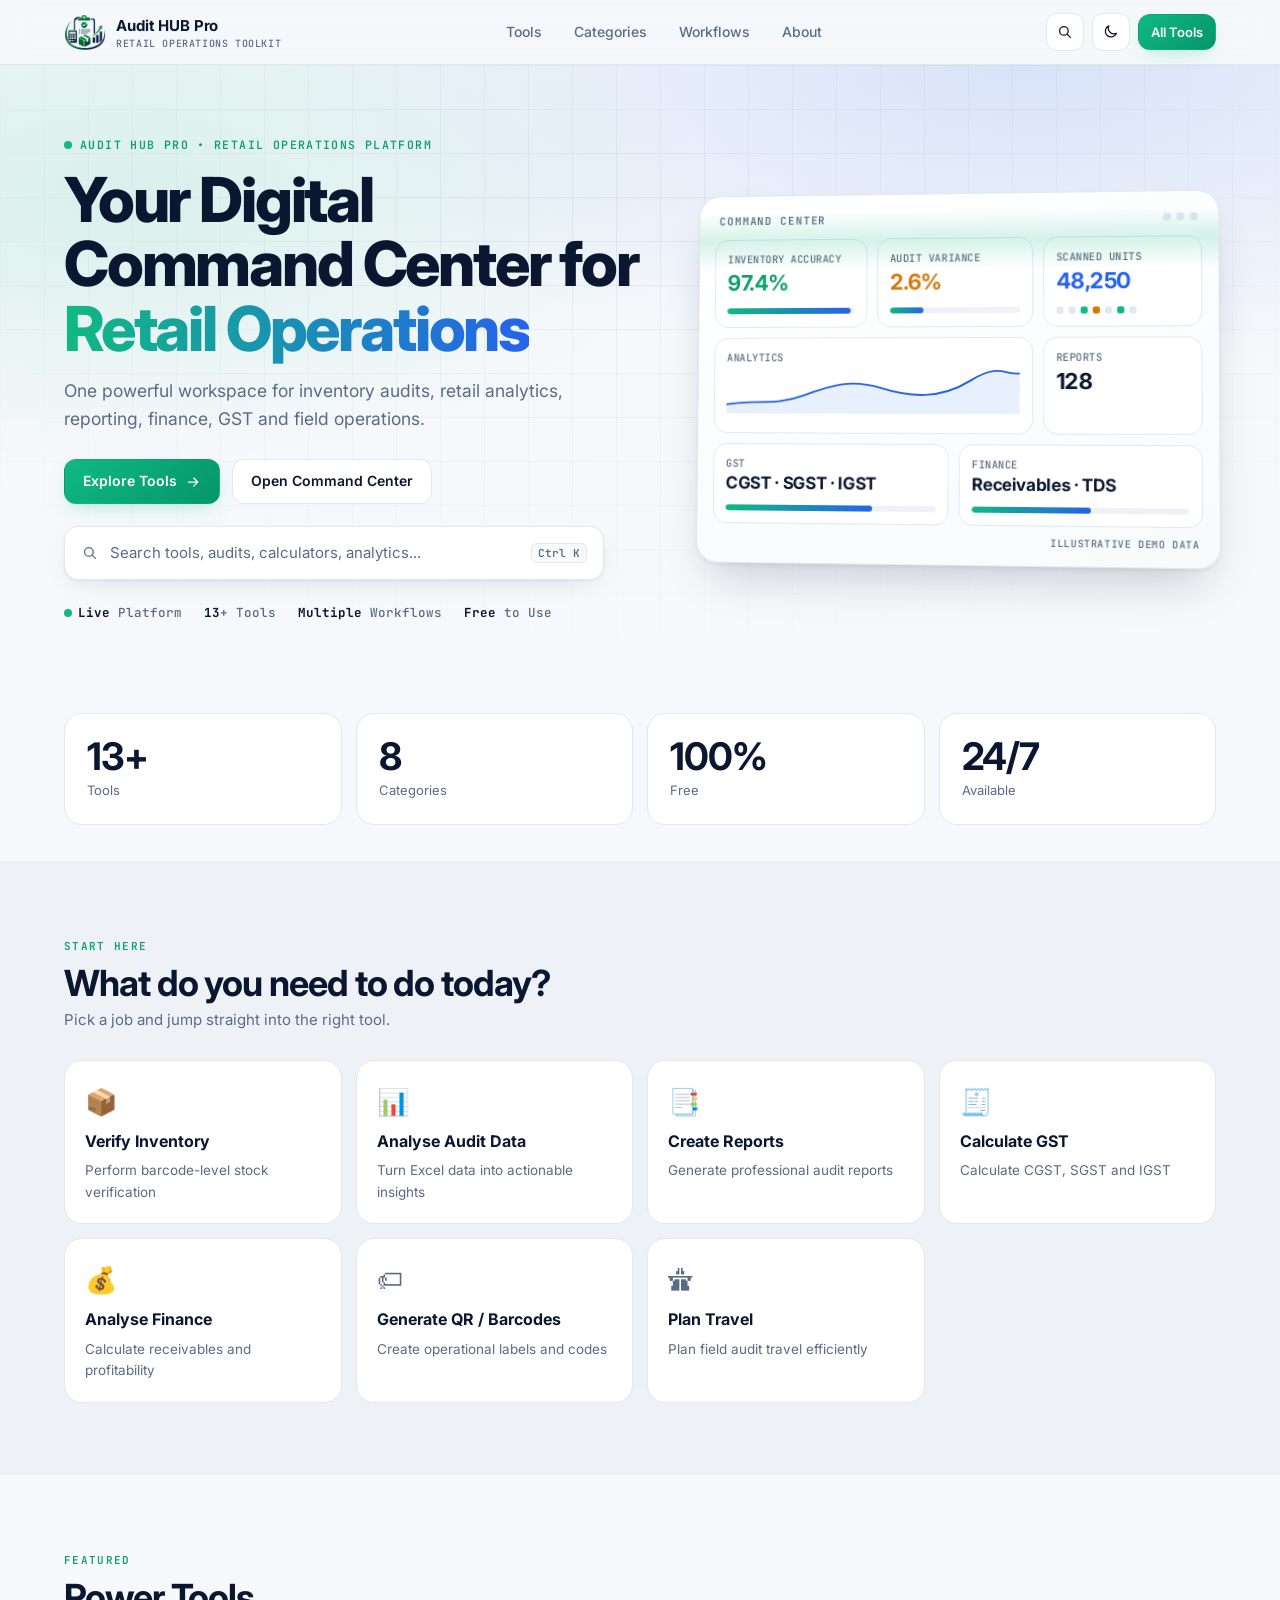
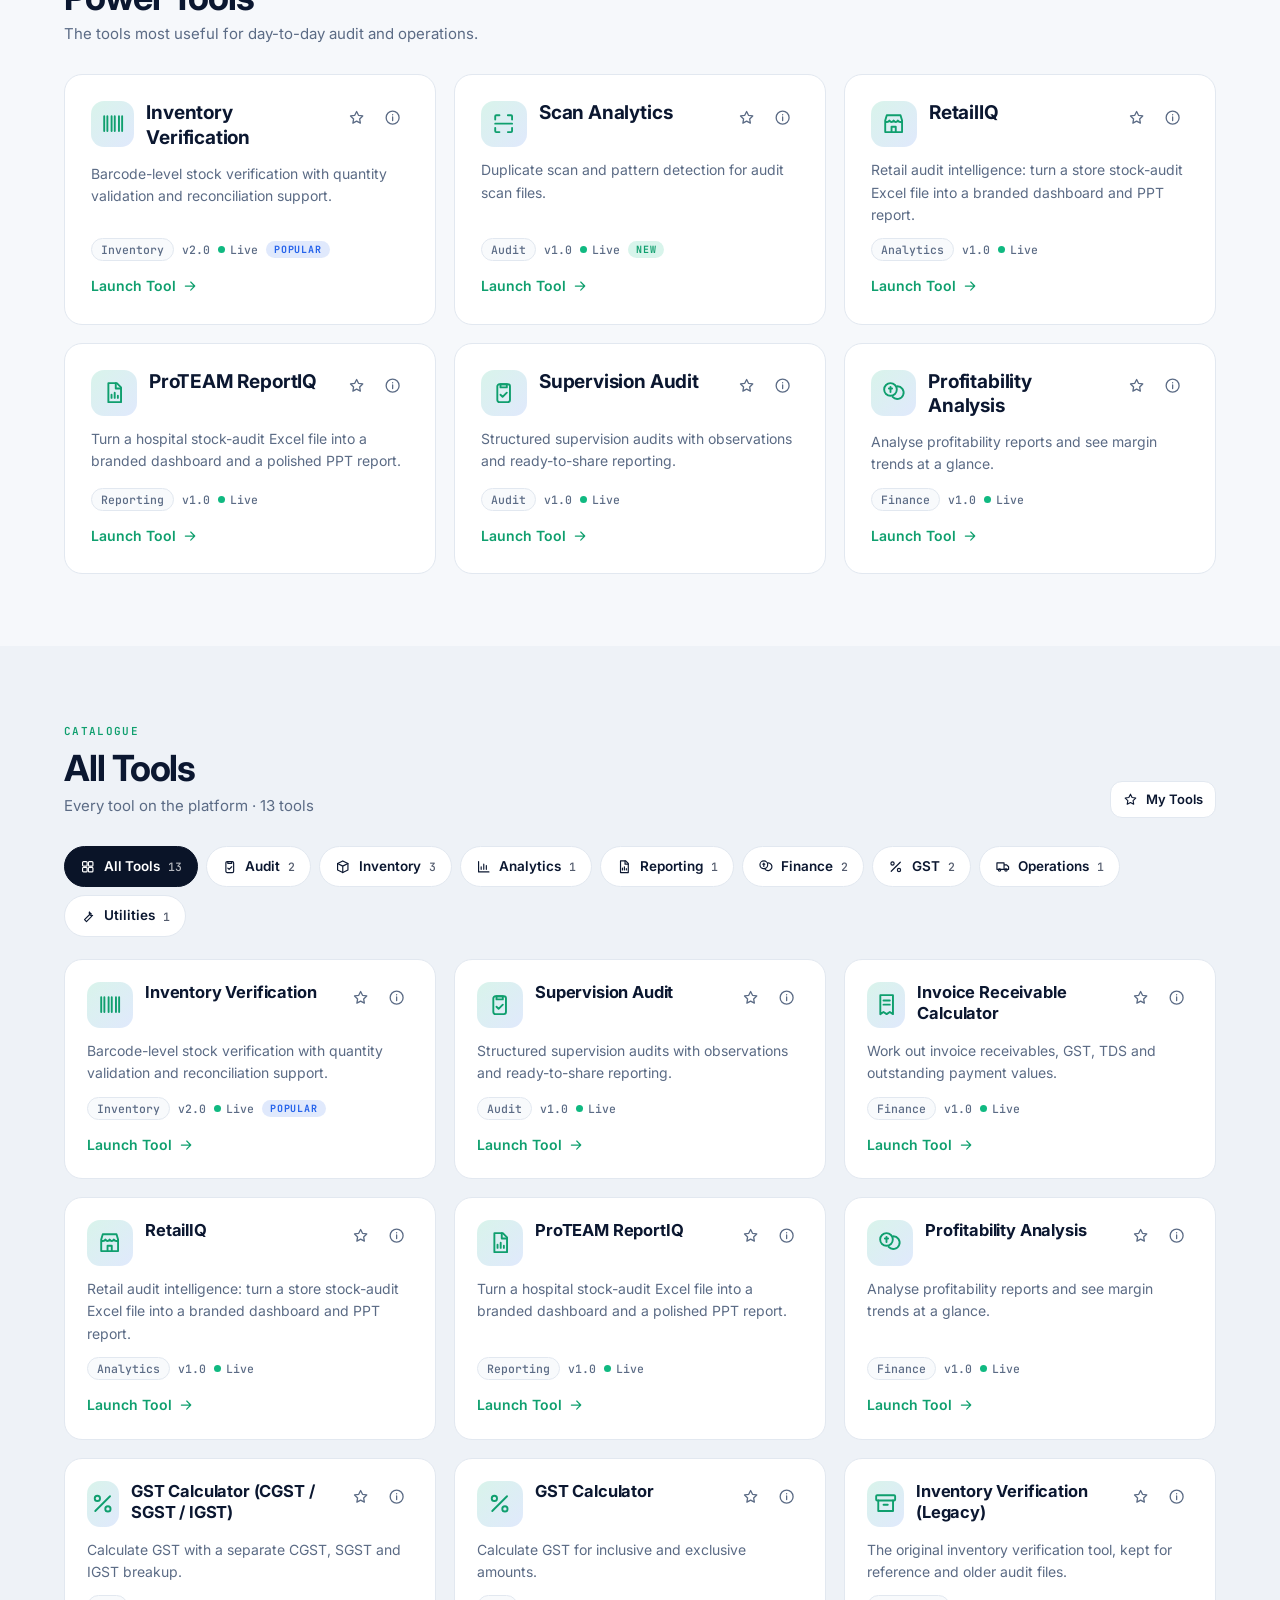
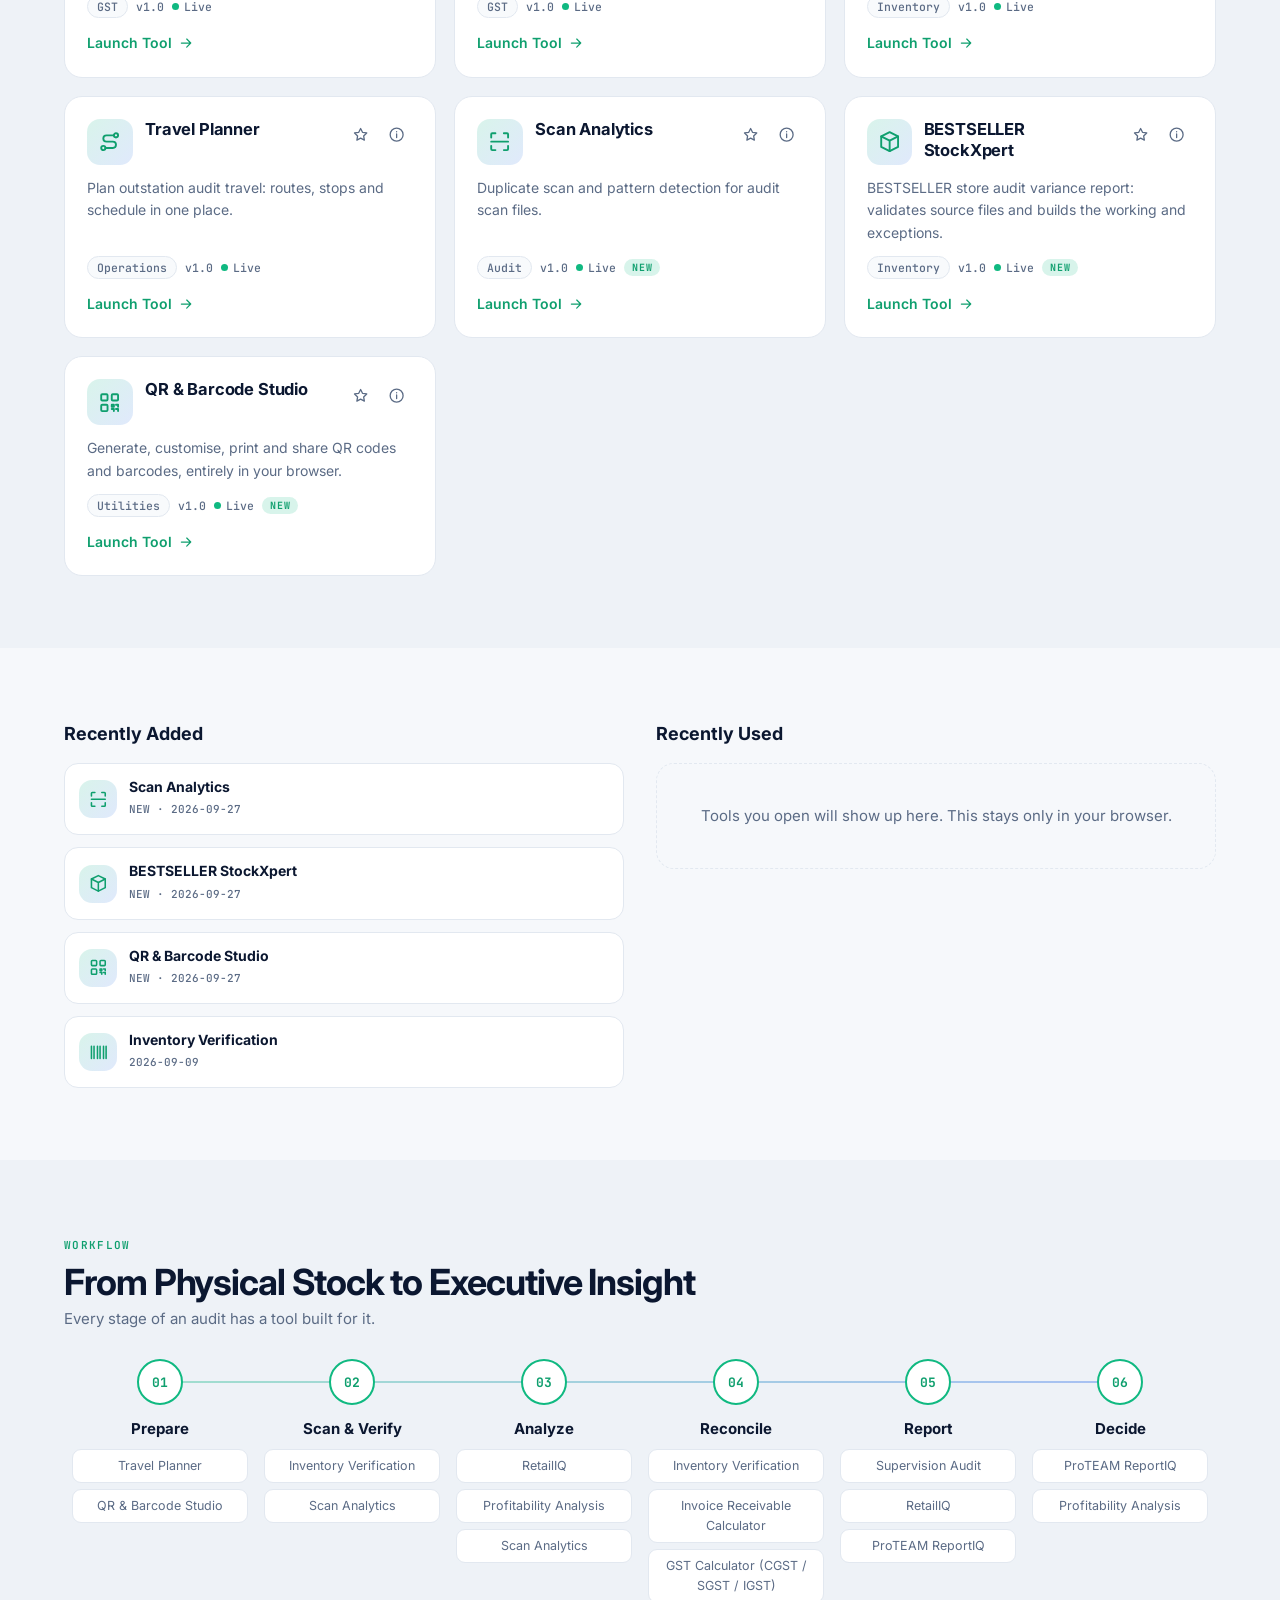
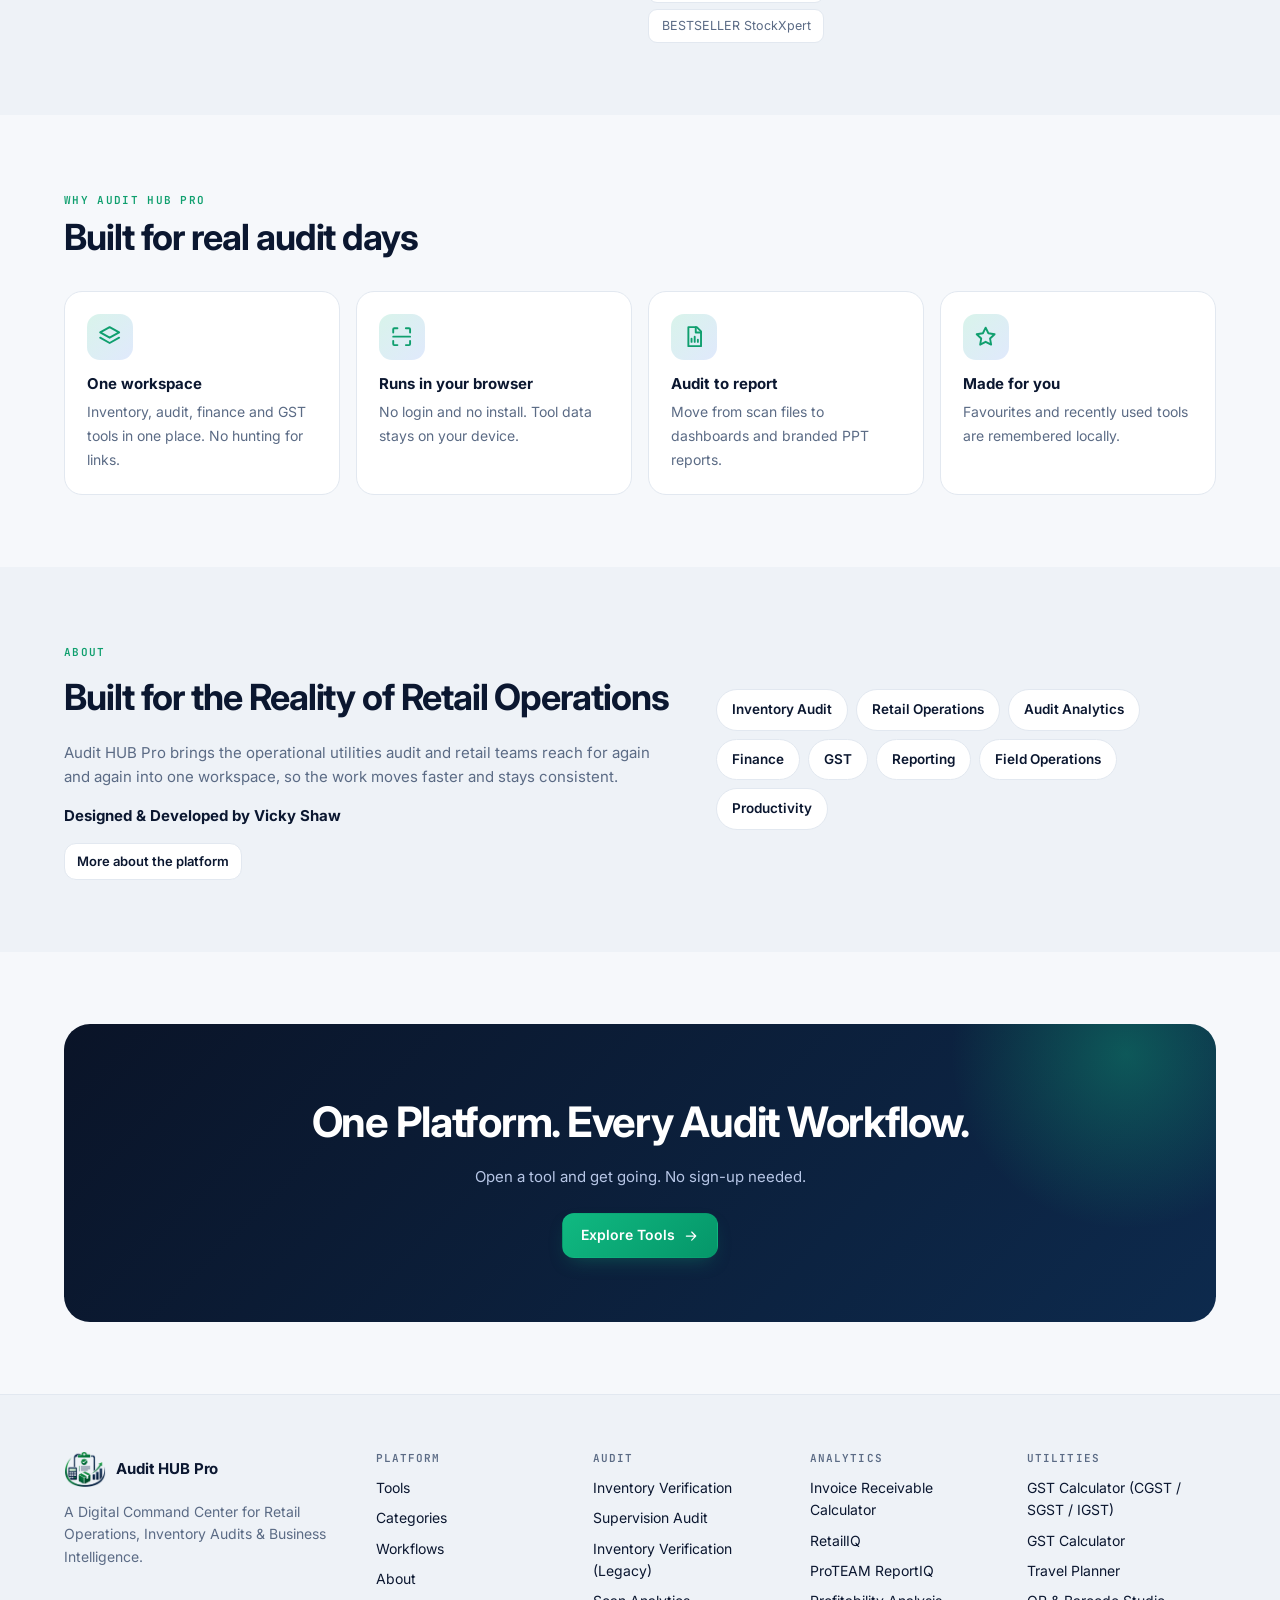
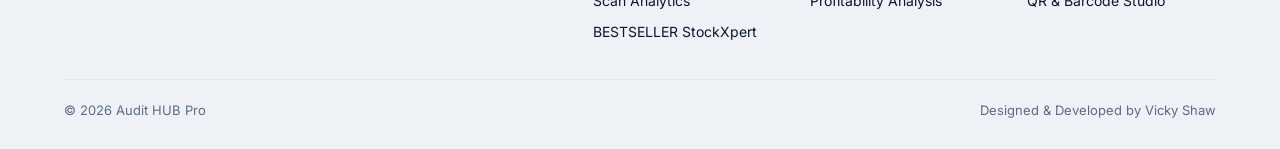
<file: index.html>
<!DOCTYPE html>
<html lang="en">
<head>
<meta charset="UTF-8">
<meta name="viewport" content="width=device-width, initial-scale=1">
<title>Audit HUB Pro | Digital Command Center for Retail Operations</title>
<meta name="description" content="Audit HUB Pro: one platform for inventory verification, retail audits, analytics, reporting, finance, GST and field operations.">
<meta name="author" content="Vicky Shaw">
<meta name="theme-color" content="#0a1428">
<link rel="icon" href="assets/images/favicon.png">
<script>(function(){try{var s=localStorage.getItem("ahp-theme");var t=s||(matchMedia("(prefers-color-scheme: dark)").matches?"dark":"light");document.documentElement.setAttribute("data-theme",t)}catch(e){document.documentElement.setAttribute("data-theme","light")}})()</script>
<link rel="preconnect" href="https://fonts.googleapis.com"><link rel="preconnect" href="https://fonts.gstatic.com" crossorigin>
<link rel="stylesheet" href="https://fonts.googleapis.com/css2?family=Inter:wght@400;500;600;700;800&family=JetBrains+Mono:wght@500;600;700&display=swap" media="print" onload="this.media='all'">
<link rel="stylesheet" href="assets/css/hub.css">
</head>
<body>
<a class="skip" href="#tools">Skip to tools</a>

<header class="nav"><div class="wrap nav-in">
  <a class="brand" href="#top" aria-label="Audit HUB Pro home"><img src="assets/images/logo-mark.png" alt=""><span>Audit HUB Pro<small>Retail Operations Toolkit</small></span></a>
  <nav class="links" id="links" aria-label="Main"><a href="#tools">Tools</a><a href="#categories">Categories</a><a href="#workflow">Workflows</a><a href="#about">About</a></nav>
  <div class="nav-r">
    <button class="icon-btn" id="openSearch" aria-label="Search tools (Ctrl+K)"><svg class="i" viewBox="0 0 24 24" data-i="search"></svg></button>
    <button class="icon-btn" id="themeToggle" aria-label="Toggle dark mode"><svg class="i ic-moon" viewBox="0 0 24 24" data-i="moon"></svg><svg class="i ic-sun" viewBox="0 0 24 24" data-i="sun"></svg></button>
    <a class="btn pri sm" href="#all">All Tools</a>
    <button class="icon-btn burger" id="burger" aria-label="Menu" aria-expanded="false"><svg class="i" viewBox="0 0 24 24" data-i="menu"></svg></button>
  </div>
</div></header>

<main id="top">
<section class="hero"><div class="wrap hero-grid">
  <div>
    <div class="eyebrow"><span class="pulse"></span>Audit HUB Pro &bull; Retail Operations Platform</div>
    <h1>Your Digital Command Center for <span class="grad">Retail Operations</span></h1>
    <p class="lede">One powerful workspace for inventory audits, retail analytics, reporting, finance, GST and field operations.</p>
    <div class="cta"><a class="btn pri" href="#tools">Explore Tools <svg class="i go" viewBox="0 0 24 24" data-i="arrow"></svg></a><a class="btn" href="#workflow">Open Command Center</a></div>
    <button class="searchbox" id="heroSearch"><svg class="i" viewBox="0 0 24 24" data-i="search"></svg><span>Search tools, audits, calculators, analytics...</span><kbd>Ctrl K</kbd></button>
    <div class="trust"><span><i class="pulse" style="display:inline-block;margin-right:6px"></i><b>Live</b> Platform</span><span><b data-count="tools">13</b>+ Tools</span><span><b>Multiple</b> Workflows</span><span><b>Free</b> to Use</span></div>
  </div>
  <div class="dash" aria-hidden="true">
    <div class="scan"></div>
    <div class="dash-h"><span>Command Center</span><i><b></b><b></b><b></b></i></div>
    <div class="dash-g">
      <div class="mc g"><small>Inventory Accuracy</small><strong data-to="97.4" data-dec="1" data-suf="%">0</strong><div class="bar"><i data-w="97"></i></div></div>
      <div class="mc a"><small>Audit Variance</small><strong data-to="2.6" data-dec="1" data-suf="%">0</strong><div class="bar"><i data-w="26"></i></div></div>
      <div class="mc b"><small>Scanned Units</small><strong data-to="48250" data-sep="1">0</strong><div class="dots"><b></b><b></b><b></b><b></b><b></b><b></b><b></b></div></div>
      <div class="mc w4"><small>Analytics</small><svg class="spark" viewBox="0 0 300 50" preserveAspectRatio="none"><path class="fill" d="M0 40C30 34 50 42 80 30S130 12 160 22 220 34 250 14 285 8 300 6V50H0z"/><path d="M0 40C30 34 50 42 80 30S130 12 160 22 220 34 250 14 285 8 300 6"/></svg></div>
      <div class="mc"><small>Reports</small><strong data-to="128" data-suf="">0</strong></div>
      <div class="mc w3"><small>GST</small><strong style="font-size:17px">CGST · SGST · IGST</strong><div class="bar"><i data-w="70"></i></div></div>
      <div class="mc w3"><small>Finance</small><strong style="font-size:17px">Receivables · TDS</strong><div class="bar"><i data-w="55"></i></div></div>
    </div>
    <div class="demo-note">Illustrative demo data</div>
  </div>
</div></section>

<section style="padding:36px 0"><div class="wrap stats reveal" id="stats"></div></section>

<section class="alt"><div class="wrap reveal">
  <div class="sh"><div><span class="tag">Start here</span><h2>What do you need to do today?</h2><p>Pick a job and jump straight into the right tool.</p></div></div>
  <div class="intents" id="intents"></div>
</div></section>

<section id="power"><div class="wrap reveal">
  <div class="sh"><div><span class="tag">Featured</span><h2>Power Tools</h2><p>The tools most useful for day-to-day audit and operations.</p></div></div>
  <div class="grid power" id="powerGrid"></div>
</div></section>

<section class="alt" id="tools"><div class="wrap">
  <div class="sh reveal" id="categories"><div><span class="tag">Catalogue</span><h2>All Tools</h2><p id="allSub">Browse every tool by category.</p></div><button class="btn sm" id="favOnly" aria-pressed="false"><svg class="i" viewBox="0 0 24 24" data-i="star"></svg>My Tools</button></div>
  <div class="cats" id="catBar" role="group" aria-label="Filter by category"></div>
  <div class="grid" id="all"></div>
  <div class="empty" id="none" hidden>No tools match. Try another keyword or category.</div>
</div></section>

<section><div class="wrap reveal cols2">
  <div><h3>Recently Added</h3><div class="row" id="recentAdded" style="grid-template-columns:1fr"></div></div>
  <div><h3 id="usedTitle">Continue where you left off</h3><div class="row" id="recentUsed" style="grid-template-columns:1fr"></div></div>
</div></section>

<section class="alt" id="workflow"><div class="wrap reveal">
  <div class="sh"><div><span class="tag">Workflow</span><h2>From Physical Stock to Executive Insight</h2><p>Every stage of an audit has a tool built for it.</p></div></div>
  <div class="flow" id="flow"></div>
</div></section>

<section><div class="wrap reveal">
  <div class="sh"><div><span class="tag">Why Audit HUB Pro</span><h2>Built for real audit days</h2></div></div>
  <div class="benefits">
    <div class="benefit"><div class="ico"><svg class="i" viewBox="0 0 24 24" data-i="layers"></svg></div><b>One workspace</b><span>Inventory, audit, finance and GST tools in one place. No hunting for links.</span></div>
    <div class="benefit"><div class="ico"><svg class="i" viewBox="0 0 24 24" data-i="scan"></svg></div><b>Runs in your browser</b><span>No login and no install. Tool data stays on your device.</span></div>
    <div class="benefit"><div class="ico"><svg class="i" viewBox="0 0 24 24" data-i="report"></svg></div><b>Audit to report</b><span>Move from scan files to dashboards and branded PPT reports.</span></div>
    <div class="benefit"><div class="ico"><svg class="i" viewBox="0 0 24 24" data-i="star"></svg></div><b>Made for you</b><span>Favourites and recently used tools are remembered locally.</span></div>
  </div>
</div></section>

<section class="alt" id="about"><div class="wrap reveal about">
  <div><span class="tag">About</span><h2 style="font-size:clamp(26px,3.4vw,36px);letter-spacing:-.03em;margin:6px 0 12px">Built for the Reality of Retail Operations</h2>
    <p style="color:var(--muted)">Audit HUB Pro brings the operational utilities audit and retail teams reach for again and again into one workspace, so the work moves faster and stays consistent.</p>
    <p><b>Designed &amp; Developed by Vicky Shaw</b></p><a class="btn sm" href="about.html">More about the platform</a></div>
  <div class="areas" id="areas"></div>
</div></section>

<section><div class="wrap"><div class="final reveal"><h2>One Platform. Every Audit Workflow.</h2><p>Open a tool and get going. No sign-up needed.</p><a class="btn pri" href="#tools">Explore Tools <svg class="i go" viewBox="0 0 24 24" data-i="arrow"></svg></a></div></div></section>
</main>

<footer><div class="wrap">
  <div class="fg">
    <div><a class="brand" href="#top"><img src="assets/images/logo-mark.png" alt=""><span>Audit HUB Pro</span></a><p>A Digital Command Center for Retail Operations, Inventory Audits &amp; Business Intelligence.</p></div>
    <div><h4>Platform</h4><ul><li><a href="#tools">Tools</a></li><li><a href="#categories">Categories</a></li><li><a href="#workflow">Workflows</a></li><li><a href="#about">About</a></li></ul></div>
    <div><h4>Audit</h4><ul id="fAudit"></ul></div><div><h4>Analytics</h4><ul id="fAnalytics"></ul></div><div><h4>Utilities</h4><ul id="fUtil"></ul></div>
  </div>
  <div class="fb"><span>&copy; <span id="yr">2026</span> Audit HUB Pro</span><span>Designed &amp; Developed by Vicky Shaw</span></div>
</div></footer>

<div class="ov" id="palette" role="dialog" aria-modal="true" aria-label="Search tools"><div class="dlg">
  <div class="pin"><svg class="i" viewBox="0 0 24 24" data-i="search"></svg><input id="pq" type="text" placeholder="Search tools, audits, calculators, analytics..." autocomplete="off" role="combobox" aria-expanded="true" aria-controls="plist"><kbd>Esc</kbd></div>
  <div class="plist" id="plist" role="listbox"></div>
  <div class="pf"><span>&uarr;&darr; navigate</span><span>Enter launch</span><span>Esc close</span></div>
</div></div>
<div class="ov" id="quick" role="dialog" aria-modal="true" aria-labelledby="qvTitle"><div class="dlg qv" id="qvBody"></div></div>

<noscript><p style="padding:24px;text-align:center">Audit HUB Pro needs JavaScript to list tools. Tools are inside the <code>tools/</code> folder.</p></noscript>
<script src="data/tools.js"></script>
<script src="assets/js/icons.js"></script>
<script src="assets/js/hub.js"></script>
</body>
</html>
</file>
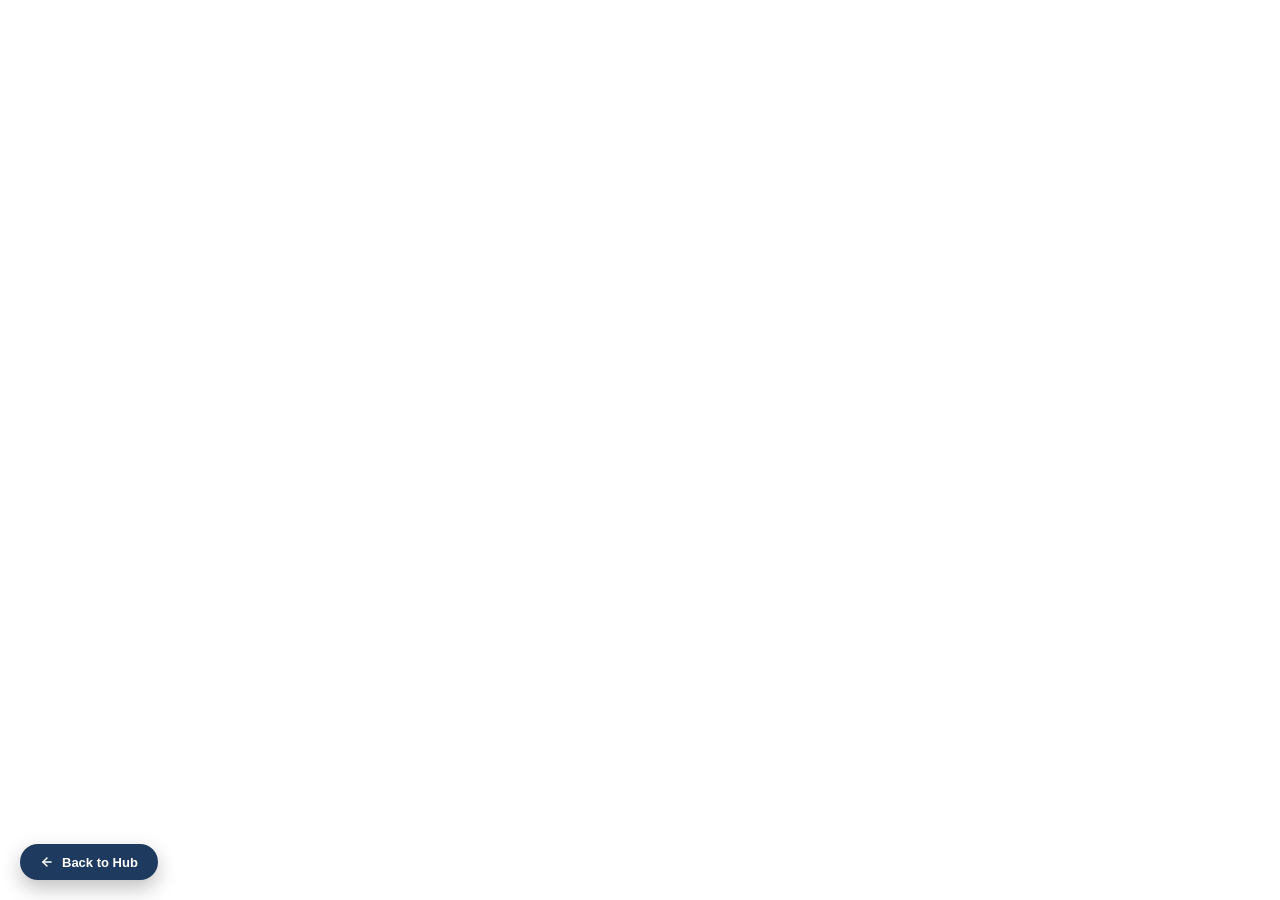
<file: tools/_template/index.html>
<!doctype html>
<html>
<head><meta charset="utf-8"><title>Your Tool Name</title></head>
<body>
<style id="ahp-back-btn-style">
#ahp-back-btn{position:fixed;bottom:20px;left:20px;z-index:2147483000;background:#1E3A5F;color:#fff !important;padding:11px 20px;border-radius:30px;font-family:'Plus Jakarta Sans',Arial,sans-serif;font-size:13px;font-weight:600;text-decoration:none !important;box-shadow:0 8px 20px rgba(0,0,0,.25);display:inline-flex;align-items:center;gap:8px;transition:all .2s ease;line-height:1;}
#ahp-back-btn:hover{background:#059669;transform:translateY(-2px);box-shadow:0 10px 24px rgba(5,150,105,.35);}
#ahp-back-btn svg{width:14px;height:14px;flex-shrink:0;}
@media(max-width:600px){#ahp-back-btn{padding:10px 16px;font-size:12px;bottom:14px;left:14px;}}
</style>
<a href="../../index.html" id="ahp-back-btn" title="Back to Audit HUB Pro">
<svg viewBox="0 0 24 24" fill="none" stroke="currentColor" stroke-width="2.5" stroke-linecap="round" stroke-linejoin="round"><line x1="19" y1="12" x2="5" y2="12"></line><polyline points="12 19 5 12 12 5"></polyline></svg>
Back to Hub
</a>

    <!-- Build your tool here. This placeholder file only exists so the
         template folder mirrors a real tool folder's shape. -->
</body>
</html>
</file>
<file: assets/css/hub.css>
/* AUDIT HUB PRO — portal design system (hub.css). Developed by Vicky Shaw */
:root{--bg:#f6f8fb;--bg2:#eef2f7;--surface:#fff;--surface2:#f8fafc;--line:#e2e8f0;--text:#0b1730;--muted:#5b6b85;--navy:#0a1428;
--em:#0f9f6e;--em2:#10b981;--blue:#2563eb;--amber:#d97706;--glow:rgba(16,185,129,.35);--shadow:0 1px 2px rgba(11,23,48,.05),0 8px 24px -8px rgba(11,23,48,.12);
--shadow-lg:0 2px 4px rgba(11,23,48,.06),0 24px 48px -16px rgba(11,23,48,.22);--grid:rgba(11,23,48,.06);--nav:rgba(246,248,251,.8);
--r:18px;--sans:"Inter","Plus Jakarta Sans",system-ui,-apple-system,"Segoe UI",Roboto,sans-serif;--mono:"JetBrains Mono","IBM Plex Mono",ui-monospace,Menlo,Consolas,monospace;color-scheme:light}
:root[data-theme=dark]{--bg:#060d1c;--bg2:#0a1428;--surface:#0e1a33;--surface2:#0b1630;--line:#1c2b4a;--text:#e8eefb;--muted:#8fa2c4;--em:#34d399;--em2:#10b981;--blue:#60a5fa;--amber:#fbbf24;
--glow:rgba(52,211,153,.3);--shadow:0 1px 2px rgba(0,0,0,.4),0 8px 24px -8px rgba(0,0,0,.5);--shadow-lg:0 24px 60px -16px rgba(0,0,0,.7);--grid:rgba(143,162,196,.08);--nav:rgba(6,13,28,.78);color-scheme:dark}
*{box-sizing:border-box}html{scroll-behavior:smooth;scroll-padding-top:84px}
body{margin:0;background:var(--bg);color:var(--text);font:15px/1.6 var(--sans);-webkit-font-smoothing:antialiased;overflow-x:hidden}
a{color:inherit;text-decoration:none}button{font:inherit;color:inherit;cursor:pointer}
svg.i{width:1.15em;height:1.15em;fill:none;stroke:currentColor;stroke-width:1.8;stroke-linecap:round;stroke-linejoin:round;flex:none}
:focus-visible{outline:2px solid var(--blue);outline-offset:2px;border-radius:8px}
.wrap{max-width:1200px;margin:0 auto;padding:0 24px}.sr{position:absolute;width:1px;height:1px;overflow:hidden;clip:rect(0 0 0 0)}
.skip{position:absolute;left:12px;top:-60px;background:var(--surface);padding:8px 14px;border-radius:8px;z-index:200}.skip:focus{top:12px}
.mono{font-family:var(--mono)}
/* nav */
.nav{position:sticky;top:0;z-index:50;background:var(--nav);backdrop-filter:blur(14px);-webkit-backdrop-filter:blur(14px);border-bottom:1px solid var(--line)}
.nav-in{display:flex;align-items:center;gap:20px;height:64px}
.brand{display:flex;align-items:center;gap:10px;font-weight:700;letter-spacing:-.01em}.brand img{height:36px;width:auto}
.brand small{display:block;font:500 10px/1.2 var(--mono);color:var(--muted);letter-spacing:.06em;text-transform:uppercase}
.links{display:flex;gap:4px;margin:0 auto}.links a{padding:8px 14px;border-radius:10px;color:var(--muted);font-weight:500;font-size:14px;transition:.15s}.links a:hover{color:var(--text);background:var(--bg2)}
.nav-r{display:flex;align-items:center;gap:8px}
.btn{display:inline-flex;align-items:center;gap:8px;padding:10px 18px;border-radius:12px;border:1px solid var(--line);background:var(--surface);font-weight:600;font-size:14px;transition:transform .12s,box-shadow .2s,border-color .2s}
.btn:active{transform:scale(.97)}.btn:hover{border-color:var(--em2)}.btn .i{transition:transform .2s}.btn:hover .i.go{transform:translateX(3px)}
.btn.pri{background:linear-gradient(135deg,var(--em2),#059669);color:#fff;border-color:transparent;box-shadow:0 8px 20px -8px var(--glow)}.btn.pri:hover{box-shadow:0 12px 28px -8px var(--glow)}
.btn.ghost{background:transparent}.btn.sm{padding:7px 12px;font-size:13px}
.icon-btn{width:38px;height:38px;display:grid;place-items:center;border-radius:11px;border:1px solid var(--line);background:var(--surface)}.icon-btn:hover{border-color:var(--em2)}
[data-theme=dark] .ic-moon,:root:not([data-theme=dark]) .ic-sun{display:none}
.burger{display:none}
kbd{font:600 11px var(--mono);padding:2px 6px;border-radius:6px;border:1px solid var(--line);background:var(--surface2);color:var(--muted)}
/* hero */
.hero{position:relative;padding:72px 0 56px;overflow:hidden;background:radial-gradient(60% 50% at 80% 0,rgba(37,99,235,.14),transparent),radial-gradient(45% 45% at 10% 20%,rgba(16,185,129,.13),transparent)}
.hero:before{content:"";position:absolute;inset:0;background-image:linear-gradient(var(--grid) 1px,transparent 1px),linear-gradient(90deg,var(--grid) 1px,transparent 1px);background-size:44px 44px;mask-image:radial-gradient(70% 70% at 50% 30%,#000,transparent);-webkit-mask-image:radial-gradient(70% 70% at 50% 30%,#000,transparent)}
.hero-grid{position:relative;display:grid;grid-template-columns:1.05fr .95fr;gap:48px;align-items:center}
.eyebrow{font:600 11.5px var(--mono);letter-spacing:.12em;text-transform:uppercase;color:var(--em);display:flex;align-items:center;gap:8px}
.pulse{width:8px;height:8px;border-radius:50%;background:var(--em2);box-shadow:0 0 0 0 var(--glow);animation:pulse 2.2s infinite}
@keyframes pulse{70%{box-shadow:0 0 0 8px transparent}100%{box-shadow:0 0 0 0 transparent}}
h1{font-size:clamp(36px,5.4vw,62px);line-height:1.04;letter-spacing:-.035em;margin:16px 0;font-weight:800}
.grad{background:linear-gradient(90deg,var(--em2),var(--blue));-webkit-background-clip:text;background-clip:text;color:transparent}
.lede{font-size:17.5px;color:var(--muted);max-width:540px;margin:0 0 26px}
.cta{display:flex;flex-wrap:wrap;gap:12px;margin-bottom:22px}
.searchbox{display:flex;align-items:center;gap:12px;width:100%;max-width:540px;padding:14px 16px;border-radius:14px;border:1px solid var(--line);background:var(--surface);box-shadow:var(--shadow);color:var(--muted);text-align:left;transition:.2s}
.searchbox:hover{border-color:var(--em2);box-shadow:var(--shadow-lg)}.searchbox span{flex:1;overflow:hidden;text-overflow:ellipsis;white-space:nowrap}
.trust{display:flex;flex-wrap:wrap;gap:8px 22px;margin-top:24px;font:500 12.5px var(--mono);color:var(--muted)}.trust b{color:var(--text)}
/* dashboard visual */
.dash{position:relative;border:1px solid var(--line);border-radius:22px;background:linear-gradient(160deg,var(--surface),var(--surface2));box-shadow:var(--shadow-lg);padding:16px;overflow:hidden;transform:perspective(1200px) rotateY(-5deg) rotateX(2deg)}
.dash-h{display:flex;justify-content:space-between;align-items:center;font:600 11px var(--mono);letter-spacing:.08em;text-transform:uppercase;color:var(--muted);padding:2px 4px 12px}
.dash-h i{display:flex;gap:5px}.dash-h i b{width:8px;height:8px;border-radius:50%;background:var(--line)}
.dash-g{display:grid;grid-template-columns:repeat(6,1fr);gap:10px}
.mc{grid-column:span 2;background:var(--surface);border:1px solid var(--line);border-radius:14px;padding:12px;animation:float 6s ease-in-out infinite}
.mc.w3{grid-column:span 3}.mc.w4{grid-column:span 4}.mc:nth-child(2n){animation-delay:-2s}.mc:nth-child(3n){animation-delay:-4s}
@keyframes float{50%{transform:translateY(-4px)}}
.mc small{display:block;font:500 10.5px var(--mono);color:var(--muted);text-transform:uppercase;letter-spacing:.05em}
.mc strong{font-size:22px;letter-spacing:-.02em}.mc.g strong{color:var(--em)}.mc.a strong{color:var(--amber)}.mc.b strong{color:var(--blue)}
.bar{height:6px;border-radius:9px;background:var(--bg2);margin-top:8px;overflow:hidden}.bar i{display:block;height:100%;width:0;border-radius:9px;background:linear-gradient(90deg,var(--em2),var(--blue));transition:width 1.4s cubic-bezier(.2,.8,.2,1)}
.spark{width:100%;height:46px;margin-top:4px}.spark path{fill:none;stroke:var(--blue);stroke-width:2;stroke-dasharray:400;stroke-dashoffset:400;animation:draw 2.4s .4s forwards}.spark .fill{fill:rgba(37,99,235,.1);stroke:none;stroke-dasharray:none;opacity:0;animation:fade 1s 1.6s forwards}
@keyframes draw{to{stroke-dashoffset:0}}@keyframes fade{to{opacity:1}}
.scan{position:absolute;left:0;right:0;height:60px;background:linear-gradient(transparent,var(--glow),transparent);opacity:.5;animation:scan 5s linear infinite;pointer-events:none}
@keyframes scan{from{top:-60px}to{top:100%}}
.dots{display:flex;gap:5px;margin-top:8px}.dots b{width:7px;height:7px;border-radius:2px;background:var(--line);animation:blink 3s infinite}.dots b:nth-child(3n){animation-delay:-1s;background:var(--em2)}.dots b:nth-child(4n){animation-delay:-2s;background:var(--amber)}
@keyframes blink{50%{opacity:.35}}
.demo-note{font:500 10px var(--mono);color:var(--muted);text-align:right;padding:10px 4px 0;text-transform:uppercase;letter-spacing:.06em}
/* sections */
section{padding:72px 0}section.alt{background:var(--bg2)}
.sh{margin-bottom:28px;display:flex;justify-content:space-between;align-items:flex-end;gap:16px;flex-wrap:wrap}.sh h2{font-size:clamp(26px,3.4vw,36px);letter-spacing:-.03em;margin:6px 0 4px;line-height:1.15}.sh p{margin:0;color:var(--muted);max-width:620px}
.tag{font:600 11px var(--mono);letter-spacing:.12em;text-transform:uppercase;color:var(--em)}
.stats{display:grid;grid-template-columns:repeat(4,1fr);gap:14px}.stat{padding:22px;border:1px solid var(--line);background:var(--surface);border-radius:var(--r)}
.stat b{font-size:38px;letter-spacing:-.03em;display:block;line-height:1.1}.stat span{color:var(--muted);font-size:13px}
.reveal{opacity:0;transform:translateY(14px);transition:opacity .6s,transform .6s}.reveal.in{opacity:1;transform:none}
/* intents */
.intents{display:grid;grid-template-columns:repeat(auto-fill,minmax(230px,1fr));gap:14px}
.intent{display:flex;flex-direction:column;gap:6px;padding:20px;border-radius:var(--r);border:1px solid var(--line);background:var(--surface);transition:.2s;text-align:left}
.intent:hover{transform:translateY(-3px);border-color:var(--em2);box-shadow:var(--shadow-lg)}.intent .e{font-size:26px}.intent b{font-size:16px}.intent span{color:var(--muted);font-size:13.5px}
/* cards */
.grid{display:grid;grid-template-columns:repeat(auto-fill,minmax(285px,1fr));gap:18px}.grid.power{grid-template-columns:repeat(auto-fill,minmax(360px,1fr))}
.card{position:relative;display:flex;flex-direction:column;gap:12px;padding:22px;border-radius:var(--r);border:1px solid var(--line);background:var(--surface);transition:transform .25s,box-shadow .25s,border-color .25s;overflow:hidden}
.card:before{content:"";position:absolute;inset:0;background:radial-gradient(120% 80% at 0 0,rgba(16,185,129,.09),transparent 60%);opacity:0;transition:.3s;pointer-events:none}
.card:hover{transform:translateY(-4px);border-color:var(--em2);box-shadow:var(--shadow-lg),0 0 0 3px rgba(16,185,129,.08)}.card:hover:before{opacity:1}
.card.big{padding:26px}.card.big h3{font-size:19px}
.ct{display:flex;align-items:flex-start;gap:12px}.ico{width:46px;height:46px;border-radius:13px;display:grid;place-items:center;background:linear-gradient(135deg,rgba(16,185,129,.16),rgba(37,99,235,.14));color:var(--em);font-size:22px;transition:transform .3s}
.card:hover .ico{transform:scale(1.08) rotate(-4deg)}.card h3{margin:0;font-size:16.5px;letter-spacing:-.01em;line-height:1.3}.card p{margin:0;color:var(--muted);font-size:14px;flex:1}
.acts{margin-left:auto;display:flex;gap:4px}.mini{width:32px;height:32px;display:grid;place-items:center;border:0;background:transparent;border-radius:9px;color:var(--muted)}.mini:hover{background:var(--bg2);color:var(--text)}.mini.on{color:var(--amber)}.mini.on svg{fill:currentColor}
.meta{display:flex;flex-wrap:wrap;align-items:center;gap:8px;font:500 11.5px var(--mono);color:var(--muted)}
.pill{padding:3px 9px;border-radius:99px;border:1px solid var(--line);background:var(--surface2)}
.st{display:inline-flex;align-items:center;gap:5px}.st:before{content:"";width:7px;height:7px;border-radius:50%;background:var(--em2)}.st.soon:before{background:var(--amber)}
.bdg{padding:2px 8px;border-radius:99px;font:700 10px var(--mono);letter-spacing:.08em;text-transform:uppercase;background:rgba(37,99,235,.14);color:var(--blue)}
.bdg.new{background:rgba(16,185,129,.16);color:var(--em);animation:soft 3s infinite}.bdg.updated,.bdg.featured{background:rgba(217,119,6,.15);color:var(--amber)}
@keyframes soft{50%{opacity:.6}}
.launch{margin-top:2px;display:inline-flex;align-items:center;gap:6px;font-weight:600;color:var(--em);font-size:14px}.card:hover .launch .i{transform:translateX(4px)}.launch .i{transition:transform .2s}
.card>a.stretch{position:absolute;inset:0;z-index:1}.card .acts,.card .launch{position:relative;z-index:2}
/* category chips */
.cats{display:flex;flex-wrap:wrap;gap:8px;margin-bottom:22px}
.chip{display:inline-flex;align-items:center;gap:8px;padding:9px 15px;border-radius:99px;border:1px solid var(--line);background:var(--surface);font-weight:600;font-size:13.5px;transition:.2s}
.chip:hover{border-color:var(--em2)}.chip[aria-pressed=true]{background:var(--navy);color:#fff;border-color:var(--navy)}[data-theme=dark] .chip[aria-pressed=true]{background:var(--em2);color:#04120c;border-color:var(--em2)}
.chip em{font:500 11.5px var(--mono);font-style:normal;opacity:.7}
.empty{padding:40px;text-align:center;color:var(--muted);border:1px dashed var(--line);border-radius:var(--r)}
.row{display:grid;grid-template-columns:repeat(auto-fill,minmax(230px,1fr));gap:12px}
.mini-card{display:flex;align-items:center;gap:12px;padding:14px;border:1px solid var(--line);border-radius:14px;background:var(--surface);transition:.2s}.mini-card:hover{border-color:var(--em2);transform:translateY(-2px)}
.mini-card .ico{width:38px;height:38px;font-size:18px}.mini-card b{display:block;font-size:14px;line-height:1.3}.mini-card small{color:var(--muted);font:500 11px var(--mono)}
.cols2{display:grid;grid-template-columns:1fr 1fr;gap:32px}.cols2 h3{margin:0 0 14px;font-size:18px}
/* workflow */
.flow{display:grid;grid-template-columns:repeat(6,1fr);gap:0;position:relative}
.flow:before{content:"";position:absolute;top:22px;left:8%;right:8%;height:2px;background:linear-gradient(90deg,var(--em2),var(--blue));opacity:.35}
.step{position:relative;padding:0 8px;text-align:center}.num{width:46px;height:46px;margin:0 auto 12px;border-radius:50%;display:grid;place-items:center;font:700 13px var(--mono);background:var(--surface);border:2px solid var(--em2);color:var(--em);position:relative}
.step h3{margin:0 0 8px;font-size:15px}.step ul{list-style:none;margin:0;padding:0;display:flex;flex-direction:column;gap:6px}
.step li a{display:block;font-size:12.5px;padding:6px 8px;border-radius:9px;border:1px solid var(--line);background:var(--surface);color:var(--muted);transition:.15s}.step li a:hover{color:var(--text);border-color:var(--em2)}
.benefits{display:grid;grid-template-columns:repeat(auto-fit,minmax(240px,1fr));gap:16px}.benefit{padding:22px;border-radius:var(--r);border:1px solid var(--line);background:var(--surface)}.benefit .ico{margin-bottom:12px}.benefit b{display:block;margin-bottom:4px}.benefit span{color:var(--muted);font-size:14px}
.about{display:grid;grid-template-columns:1.1fr .9fr;gap:40px;align-items:center}.areas{display:flex;flex-wrap:wrap;gap:8px}
.final{text-align:center;padding:64px 24px;border-radius:26px;background:linear-gradient(135deg,var(--navy),#0d2a4d);color:#fff;position:relative;overflow:hidden}.final h2{font-size:clamp(28px,4vw,42px);letter-spacing:-.03em;margin:0 0 10px}.final p{color:#b7c6e6;margin:0 0 24px}
.final:before{content:"";position:absolute;width:380px;height:380px;right:-100px;top:-160px;border-radius:50%;background:radial-gradient(var(--glow),transparent 65%)}
footer{border-top:1px solid var(--line);padding:56px 0 28px;background:var(--bg2)}.fg{display:grid;grid-template-columns:1.5fr repeat(4,1fr);gap:28px}.fg h4{margin:0 0 12px;font:600 11px var(--mono);letter-spacing:.1em;text-transform:uppercase;color:var(--muted)}
.fg ul{list-style:none;margin:0;padding:0;display:grid;gap:8px;font-size:14px}.fg a:hover{color:var(--em)}.fg p{color:var(--muted);font-size:14px;max-width:300px}
.fb{display:flex;justify-content:space-between;flex-wrap:wrap;gap:8px;margin-top:36px;padding-top:20px;border-top:1px solid var(--line);color:var(--muted);font-size:13px}
/* modal + palette */
.ov{position:fixed;inset:0;z-index:100;background:rgba(4,9,20,.6);backdrop-filter:blur(5px);display:none;align-items:flex-start;justify-content:center;padding:12vh 16px 16px}.ov.open{display:flex;animation:fadein .15s}
@keyframes fadein{from{opacity:0}}@keyframes pop{from{opacity:0;transform:translateY(8px) scale(.98)}}
.dlg{width:100%;max-width:620px;background:var(--surface);border:1px solid var(--line);border-radius:20px;box-shadow:var(--shadow-lg);overflow:hidden;animation:pop .18s}
.pin{display:flex;align-items:center;gap:12px;padding:16px 18px;border-bottom:1px solid var(--line)}.pin input{flex:1;background:none;border:0;outline:0;font:inherit;font-size:16px;color:var(--text)}
.plist{max-height:min(52vh,420px);overflow:auto;padding:8px}.pi{display:flex;align-items:center;gap:12px;width:100%;padding:10px 12px;border:0;background:none;border-radius:12px;text-align:left}
.pi[aria-selected=true]{background:var(--bg2)}.pi .ico{width:36px;height:36px;font-size:17px}.pi b{display:block;font-size:14.5px}.pi small{color:var(--muted);font-size:12.5px}.pi .cat{margin-left:auto;font:500 11px var(--mono);color:var(--muted);text-transform:uppercase}
.pf{display:flex;gap:16px;padding:10px 16px;border-top:1px solid var(--line);font:500 11.5px var(--mono);color:var(--muted)}
.qv{padding:26px}.qv h3{margin:0;font-size:22px;letter-spacing:-.02em}.qv ul{margin:6px 0 16px;padding-left:18px;color:var(--muted)}.qv h5{margin:16px 0 0;font:600 11px var(--mono);letter-spacing:.1em;text-transform:uppercase}
.toast{position:fixed;bottom:20px;left:50%;transform:translateX(-50%);background:var(--navy);color:#fff;padding:10px 16px;border-radius:12px;font-size:13px;z-index:150}
/* responsive */
@media(max-width:980px){.hero-grid{grid-template-columns:1fr}.dash{transform:none}.stats{grid-template-columns:repeat(2,1fr)}.cols2,.about{grid-template-columns:1fr}.fg{grid-template-columns:1fr 1fr}
.flow{grid-template-columns:1fr 1fr;gap:26px 10px}.flow:before{display:none}}
@media(max-width:820px){.links{display:none;position:absolute;top:64px;left:0;right:0;flex-direction:column;background:var(--surface);border-bottom:1px solid var(--line);padding:10px 16px;margin:0}.links.open{display:flex}.burger{display:grid}.nav-r .btn.pri{display:none}}
@media(max-width:560px){.wrap{padding:0 16px}.hero{padding:44px 0 36px}section{padding:52px 0}.grid,.grid.power{grid-template-columns:1fr}.stats{grid-template-columns:1fr 1fr}.brand small{display:none}.fg{grid-template-columns:1fr}.flow{grid-template-columns:1fr}.ov{padding-top:6vh}}
@media(prefers-reduced-motion:reduce){*,*:before,*:after{animation:none!important;transition:none!important;scroll-behavior:auto!important}.reveal{opacity:1;transform:none}.bar i{width:var(--w)!important}.spark path{stroke-dashoffset:0}.spark .fill{opacity:1}}
[data-theme=dark] .brand img{background:#fff;border-radius:10px;padding:3px}
.hero-grid>*,.dash,.dash-g>*{min-width:0}.dash-g{grid-template-columns:repeat(6,minmax(0,1fr))}
@media(max-width:980px){.hero-grid{grid-template-columns:minmax(0,1fr)}}
@media(max-width:560px){h1{font-size:34px}.cta .btn{flex:1;justify-content:center}.stats,.cols2,.about{grid-template-columns:minmax(0,1fr)}.stats{grid-template-columns:repeat(2,minmax(0,1fr))}}
</file>
